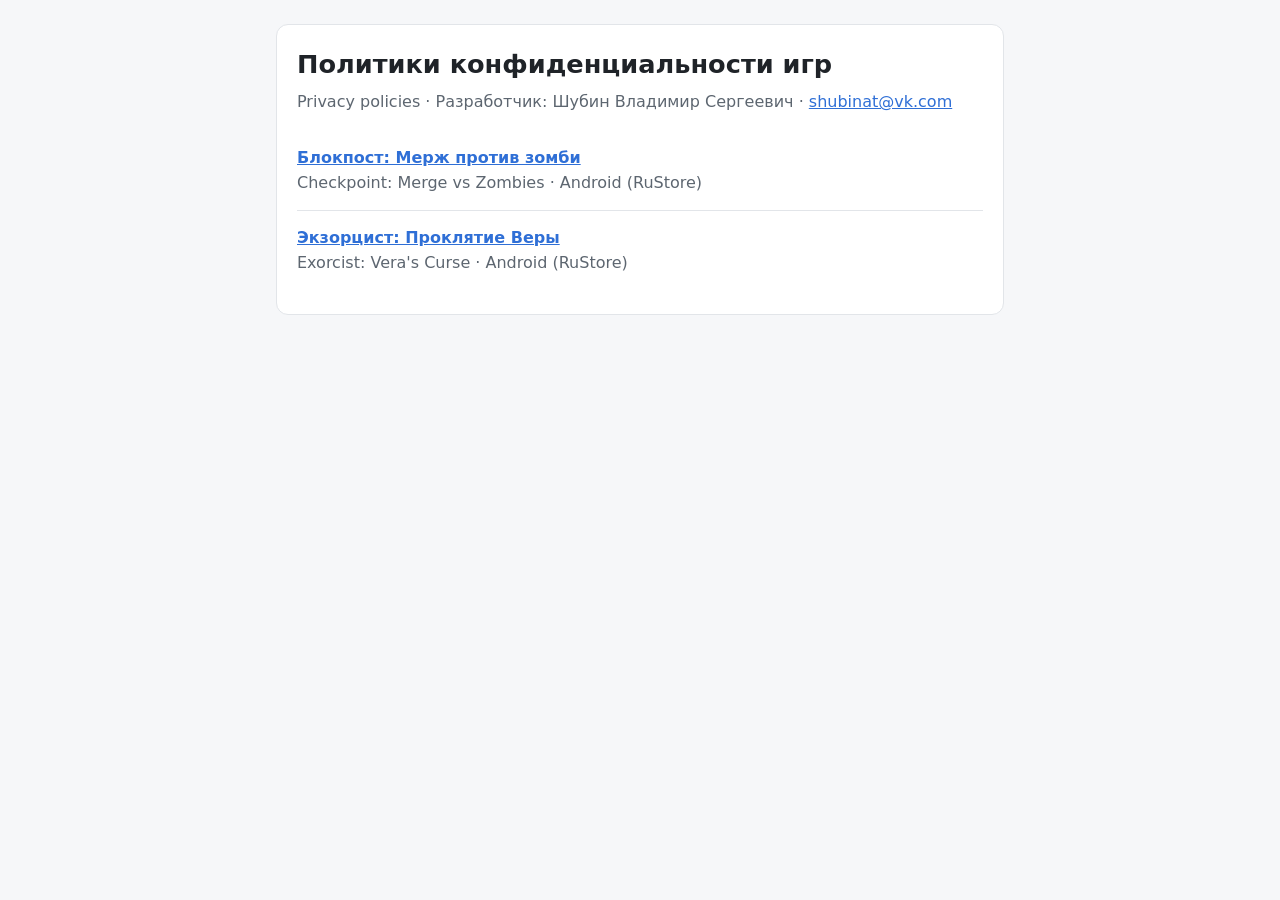
<file: index.html>
<!doctype html>
<html lang="ru">
<head>
  <meta charset="utf-8">
  <meta name="viewport" content="width=device-width, initial-scale=1">
  <title>Политики конфиденциальности игр</title>
  <meta name="description" content="Политики конфиденциальности игр Шубина Владимира Сергеевича / Privacy policies of games by Vladimir Shubin">
  <link rel="stylesheet" href="assets/style.css">
</head>
<body>
<main>
  <section class="card">
    <h1>Политики конфиденциальности игр</h1>
    <p class="meta">Privacy policies · Разработчик: Шубин Владимир Сергеевич · <a href="mailto:shubinat@vk.com">shubinat@vk.com</a></p>
    <!-- Новая игра: папка со своим index.html (образец — checkpoint-merge-vs-zombies/) и строка в этом списке -->
    <ul class="games">
      <li>
        <a class="title" href="checkpoint-merge-vs-zombies/">Блокпост: Мерж против зомби</a><br>
        <span class="meta">Checkpoint: Merge vs Zombies · Android (RuStore)</span>
      </li>
      <li>
        <a class="title" href="exorcist-vera/">Экзорцист: Проклятие Веры</a><br>
        <span class="meta">Exorcist: Vera's Curse · Android (RuStore)</span>
      </li>
    </ul>
  </section>
</main>
</body>
</html>
</file>
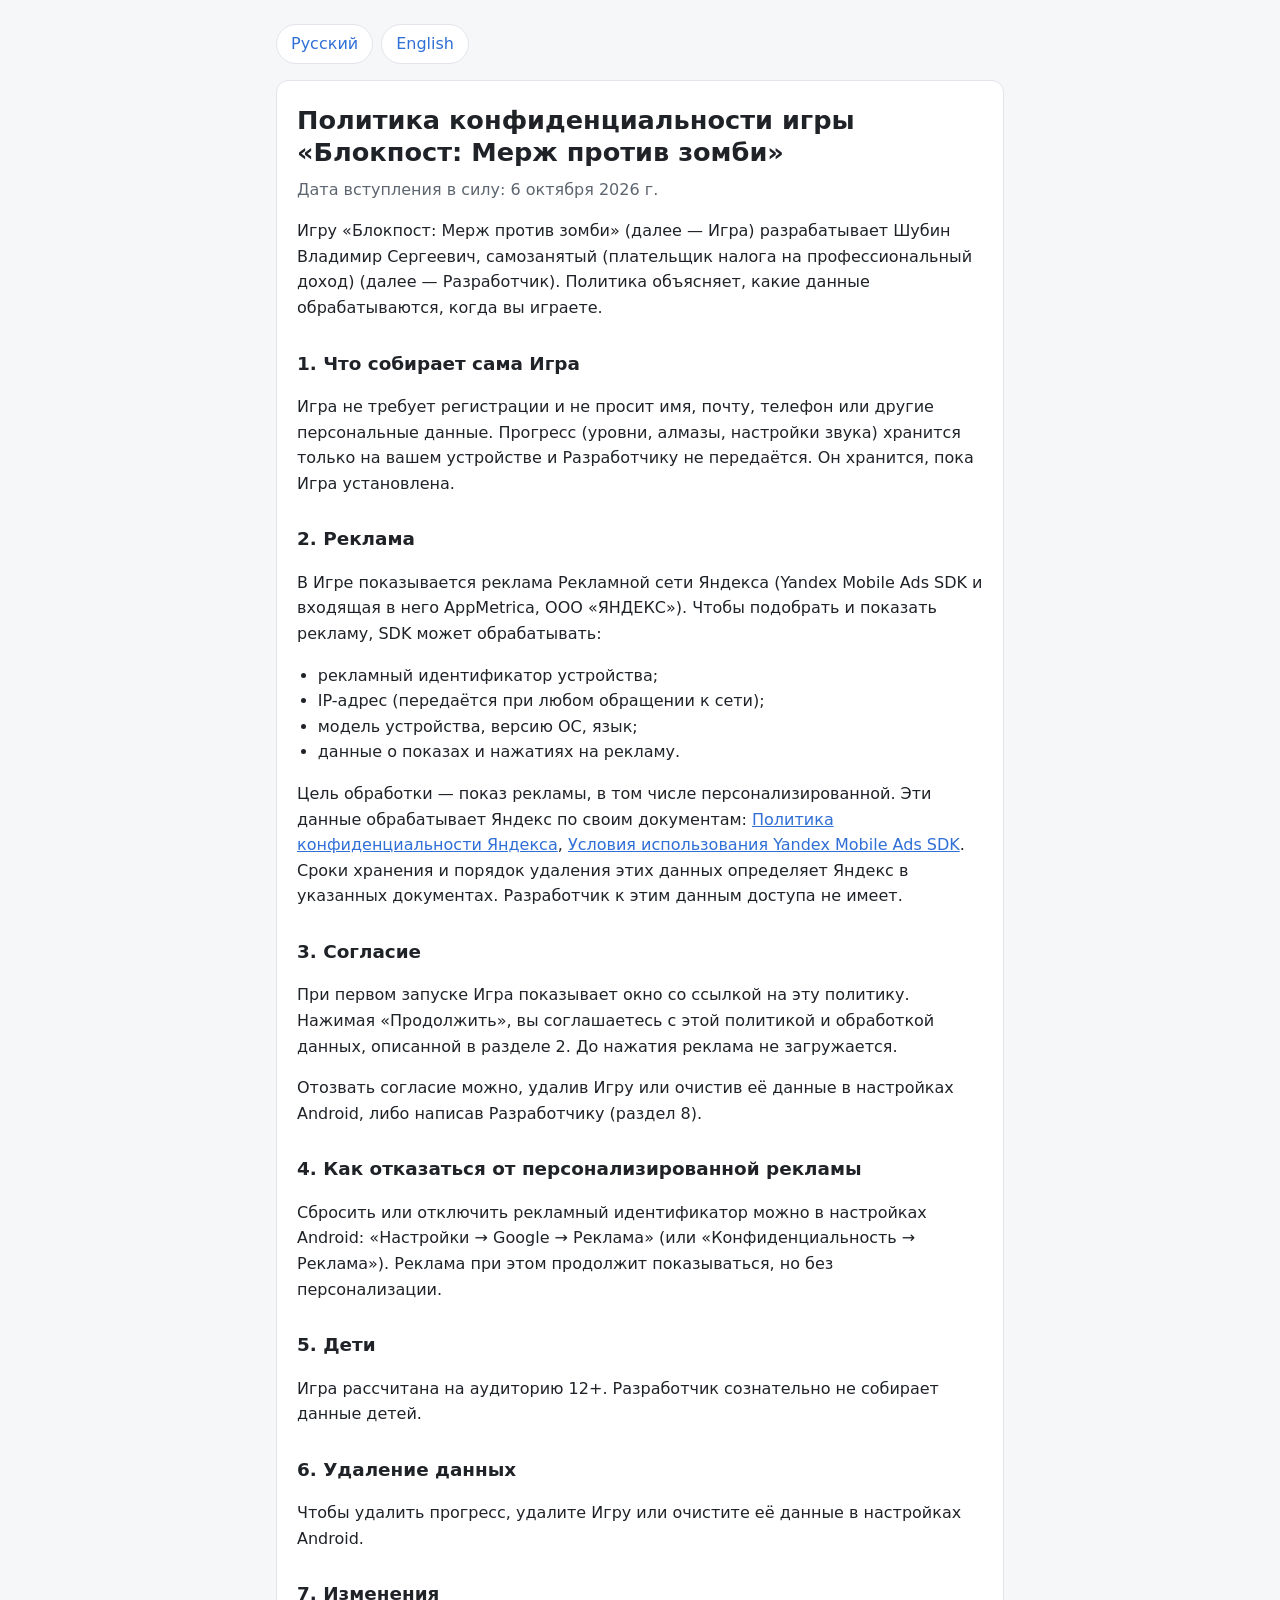
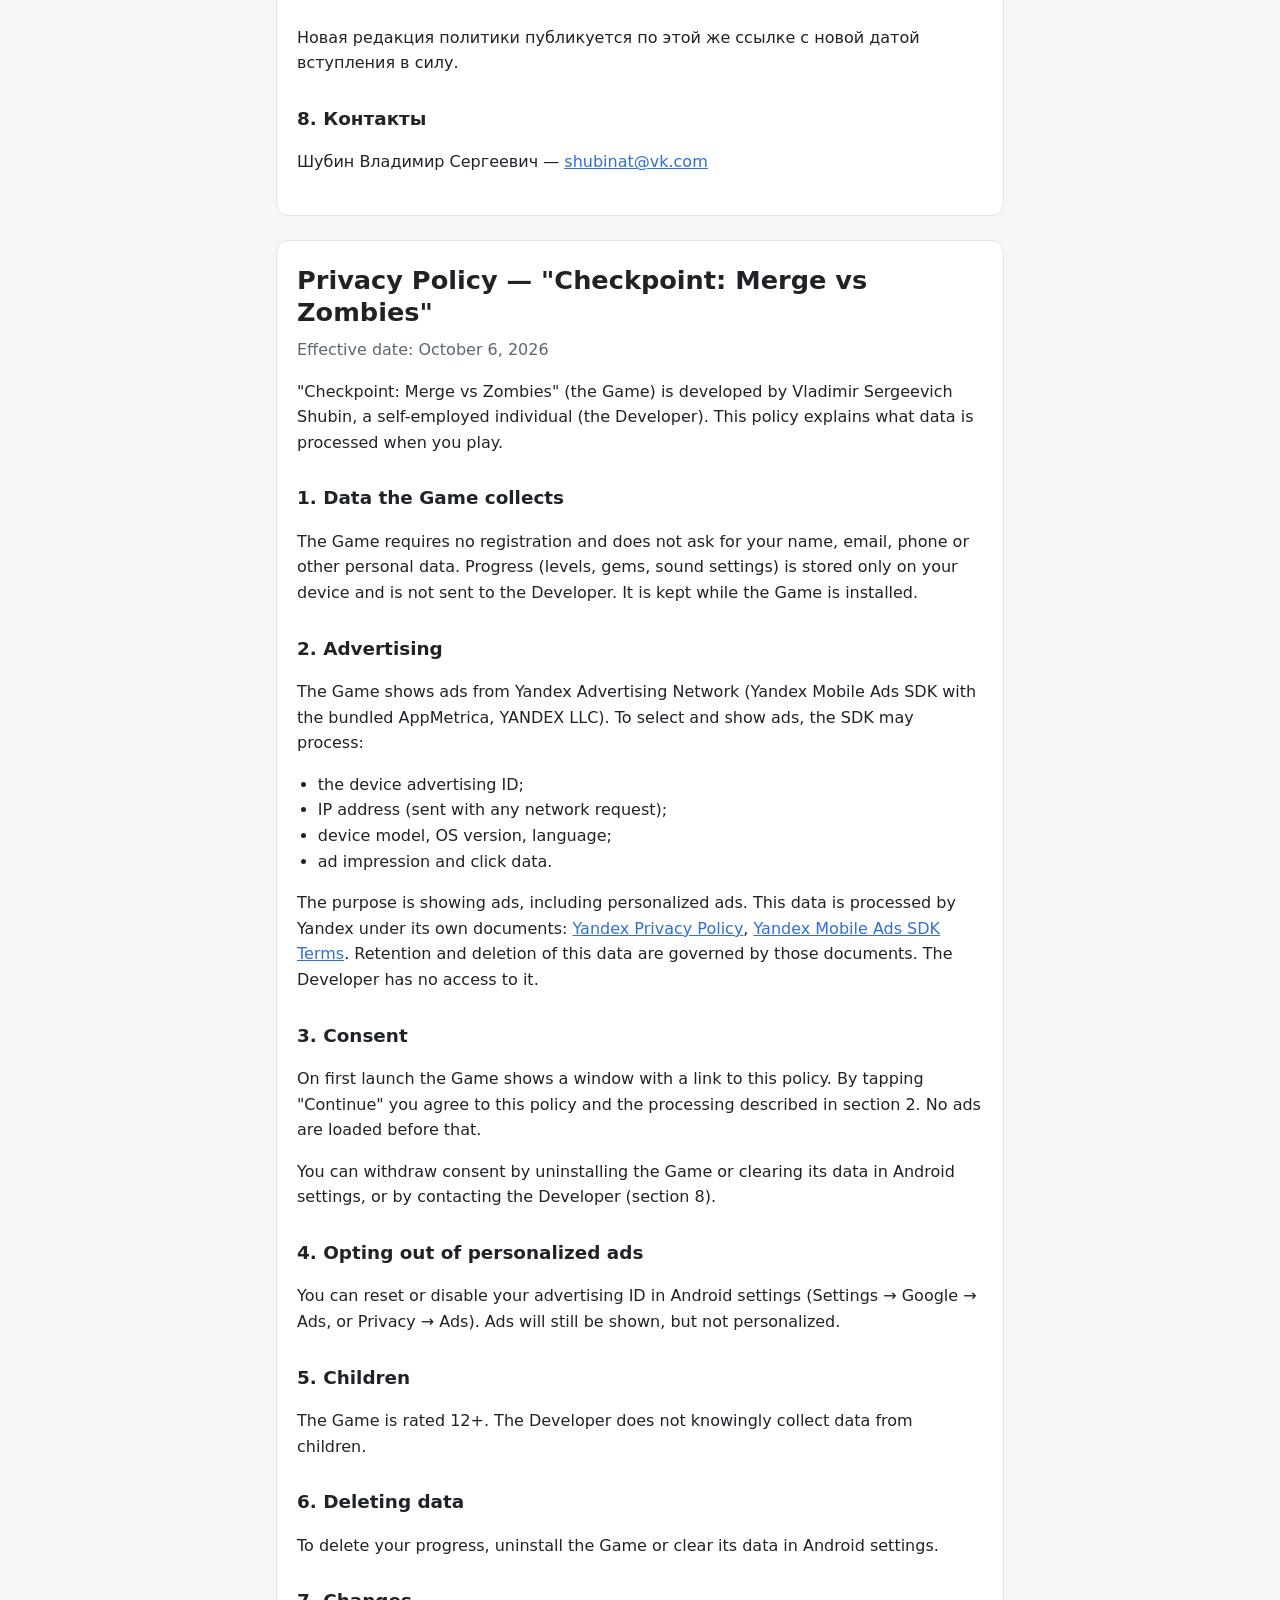
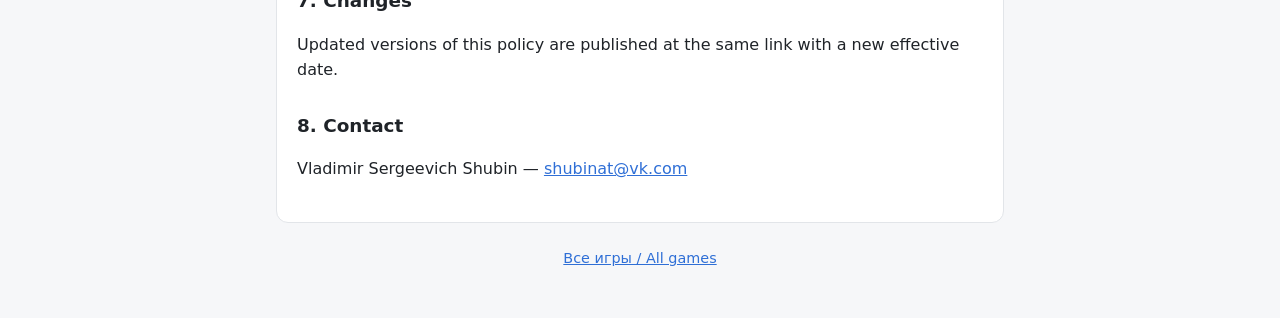
<file: checkpoint-merge-vs-zombies/index.html>
<!doctype html>
<html lang="ru">
<head>
  <meta charset="utf-8">
  <meta name="viewport" content="width=device-width, initial-scale=1">
  <title>Политика конфиденциальности — Блокпост: Мерж против зомби</title>
  <meta name="description" content="Политика конфиденциальности игры «Блокпост: Мерж против зомби» / Privacy Policy of Checkpoint: Merge vs Zombies">
  <link rel="stylesheet" href="../assets/style.css">
</head>
<body>
<main>
  <nav class="lang"><a href="#ru">Русский</a><a href="#en" hreflang="en">English</a></nav>

  <article class="card" id="ru">
    <h1>Политика конфиденциальности игры «Блокпост: Мерж против зомби»</h1>
    <p class="meta">Дата вступления в силу: 6 октября 2026 г.</p>

    <p>Игру «Блокпост: Мерж против зомби» (далее — Игра) разрабатывает Шубин Владимир Сергеевич, самозанятый (плательщик налога на профессиональный доход) (далее — Разработчик). Политика объясняет, какие данные обрабатываются, когда вы играете.</p>

    <h2>1. Что собирает сама Игра</h2>
    <p>Игра не требует регистрации и не просит имя, почту, телефон или другие персональные данные. Прогресс (уровни, алмазы, настройки звука) хранится только на вашем устройстве и Разработчику не передаётся. Он хранится, пока Игра установлена.</p>

    <h2>2. Реклама</h2>
    <p>В Игре показывается реклама Рекламной сети Яндекса (Yandex Mobile Ads SDK и входящая в него AppMetrica, ООО «ЯНДЕКС»). Чтобы подобрать и показать рекламу, SDK может обрабатывать:</p>
    <ul>
      <li>рекламный идентификатор устройства;</li>
      <li>IP-адрес (передаётся при любом обращении к сети);</li>
      <li>модель устройства, версию ОС, язык;</li>
      <li>данные о показах и нажатиях на рекламу.</li>
    </ul>
    <p>Цель обработки — показ рекламы, в том числе персонализированной. Эти данные обрабатывает Яндекс по своим документам: <a href="https://yandex.ru/legal/confidential/">Политика конфиденциальности Яндекса</a>, <a href="https://yandex.ru/legal/mobileads_sdk_agreement/">Условия использования Yandex Mobile Ads SDK</a>. Сроки хранения и порядок удаления этих данных определяет Яндекс в указанных документах. Разработчик к этим данным доступа не имеет.</p>

    <h2>3. Согласие</h2>
    <p>При первом запуске Игра показывает окно со ссылкой на эту политику. Нажимая «Продолжить», вы соглашаетесь с этой политикой и обработкой данных, описанной в разделе 2. До нажатия реклама не загружается.</p>
    <p>Отозвать согласие можно, удалив Игру или очистив её данные в настройках Android, либо написав Разработчику (раздел 8).</p>

    <h2>4. Как отказаться от персонализированной рекламы</h2>
    <p>Сбросить или отключить рекламный идентификатор можно в настройках Android: «Настройки → Google → Реклама» (или «Конфиденциальность → Реклама»). Реклама при этом продолжит показываться, но без персонализации.</p>

    <h2>5. Дети</h2>
    <p>Игра рассчитана на аудиторию 12+. Разработчик сознательно не собирает данные детей.</p>

    <h2>6. Удаление данных</h2>
    <p>Чтобы удалить прогресс, удалите Игру или очистите её данные в настройках Android.</p>

    <h2>7. Изменения</h2>
    <p>Новая редакция политики публикуется по этой же ссылке с новой датой вступления в силу.</p>

    <h2>8. Контакты</h2>
    <p>Шубин Владимир Сергеевич — <a href="mailto:shubinat@vk.com">shubinat@vk.com</a></p>
  </article>

  <article class="card" id="en" lang="en">
    <h1>Privacy Policy — "Checkpoint: Merge vs Zombies"</h1>
    <p class="meta">Effective date: October 6, 2026</p>

    <p>"Checkpoint: Merge vs Zombies" (the Game) is developed by Vladimir Sergeevich Shubin, a self-employed individual (the Developer). This policy explains what data is processed when you play.</p>

    <h2>1. Data the Game collects</h2>
    <p>The Game requires no registration and does not ask for your name, email, phone or other personal data. Progress (levels, gems, sound settings) is stored only on your device and is not sent to the Developer. It is kept while the Game is installed.</p>

    <h2>2. Advertising</h2>
    <p>The Game shows ads from Yandex Advertising Network (Yandex Mobile Ads SDK with the bundled AppMetrica, YANDEX LLC). To select and show ads, the SDK may process:</p>
    <ul>
      <li>the device advertising ID;</li>
      <li>IP address (sent with any network request);</li>
      <li>device model, OS version, language;</li>
      <li>ad impression and click data.</li>
    </ul>
    <p>The purpose is showing ads, including personalized ads. This data is processed by Yandex under its own documents: <a href="https://yandex.com/legal/confidential/">Yandex Privacy Policy</a>, <a href="https://yandex.ru/legal/mobileads_sdk_agreement/">Yandex Mobile Ads SDK Terms</a>. Retention and deletion of this data are governed by those documents. The Developer has no access to it.</p>

    <h2>3. Consent</h2>
    <p>On first launch the Game shows a window with a link to this policy. By tapping "Continue" you agree to this policy and the processing described in section 2. No ads are loaded before that.</p>
    <p>You can withdraw consent by uninstalling the Game or clearing its data in Android settings, or by contacting the Developer (section 8).</p>

    <h2>4. Opting out of personalized ads</h2>
    <p>You can reset or disable your advertising ID in Android settings (Settings → Google → Ads, or Privacy → Ads). Ads will still be shown, but not personalized.</p>

    <h2>5. Children</h2>
    <p>The Game is rated 12+. The Developer does not knowingly collect data from children.</p>

    <h2>6. Deleting data</h2>
    <p>To delete your progress, uninstall the Game or clear its data in Android settings.</p>

    <h2>7. Changes</h2>
    <p>Updated versions of this policy are published at the same link with a new effective date.</p>

    <h2>8. Contact</h2>
    <p>Vladimir Sergeevich Shubin — <a href="mailto:shubinat@vk.com">shubinat@vk.com</a></p>
  </article>

  <footer><a href="../">Все игры / All games</a></footer>
</main>
</body>
</html>
</file>
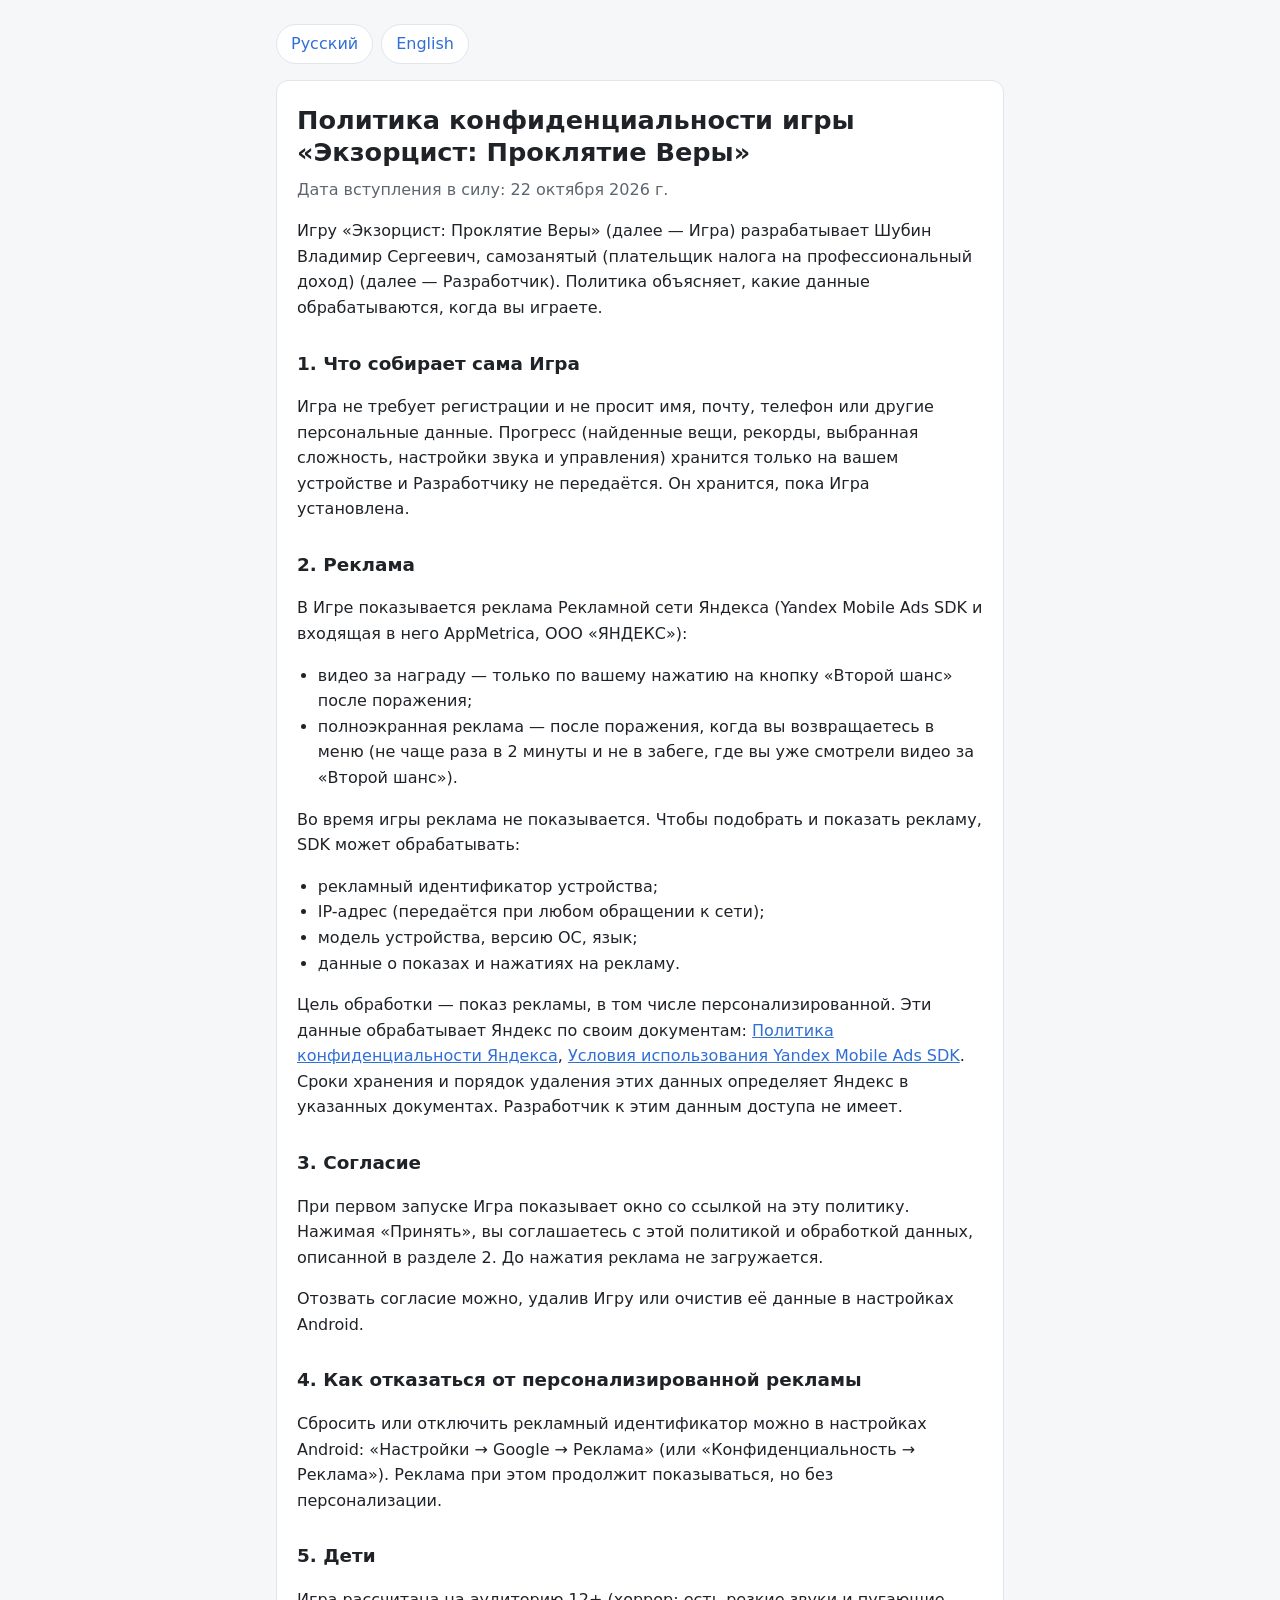
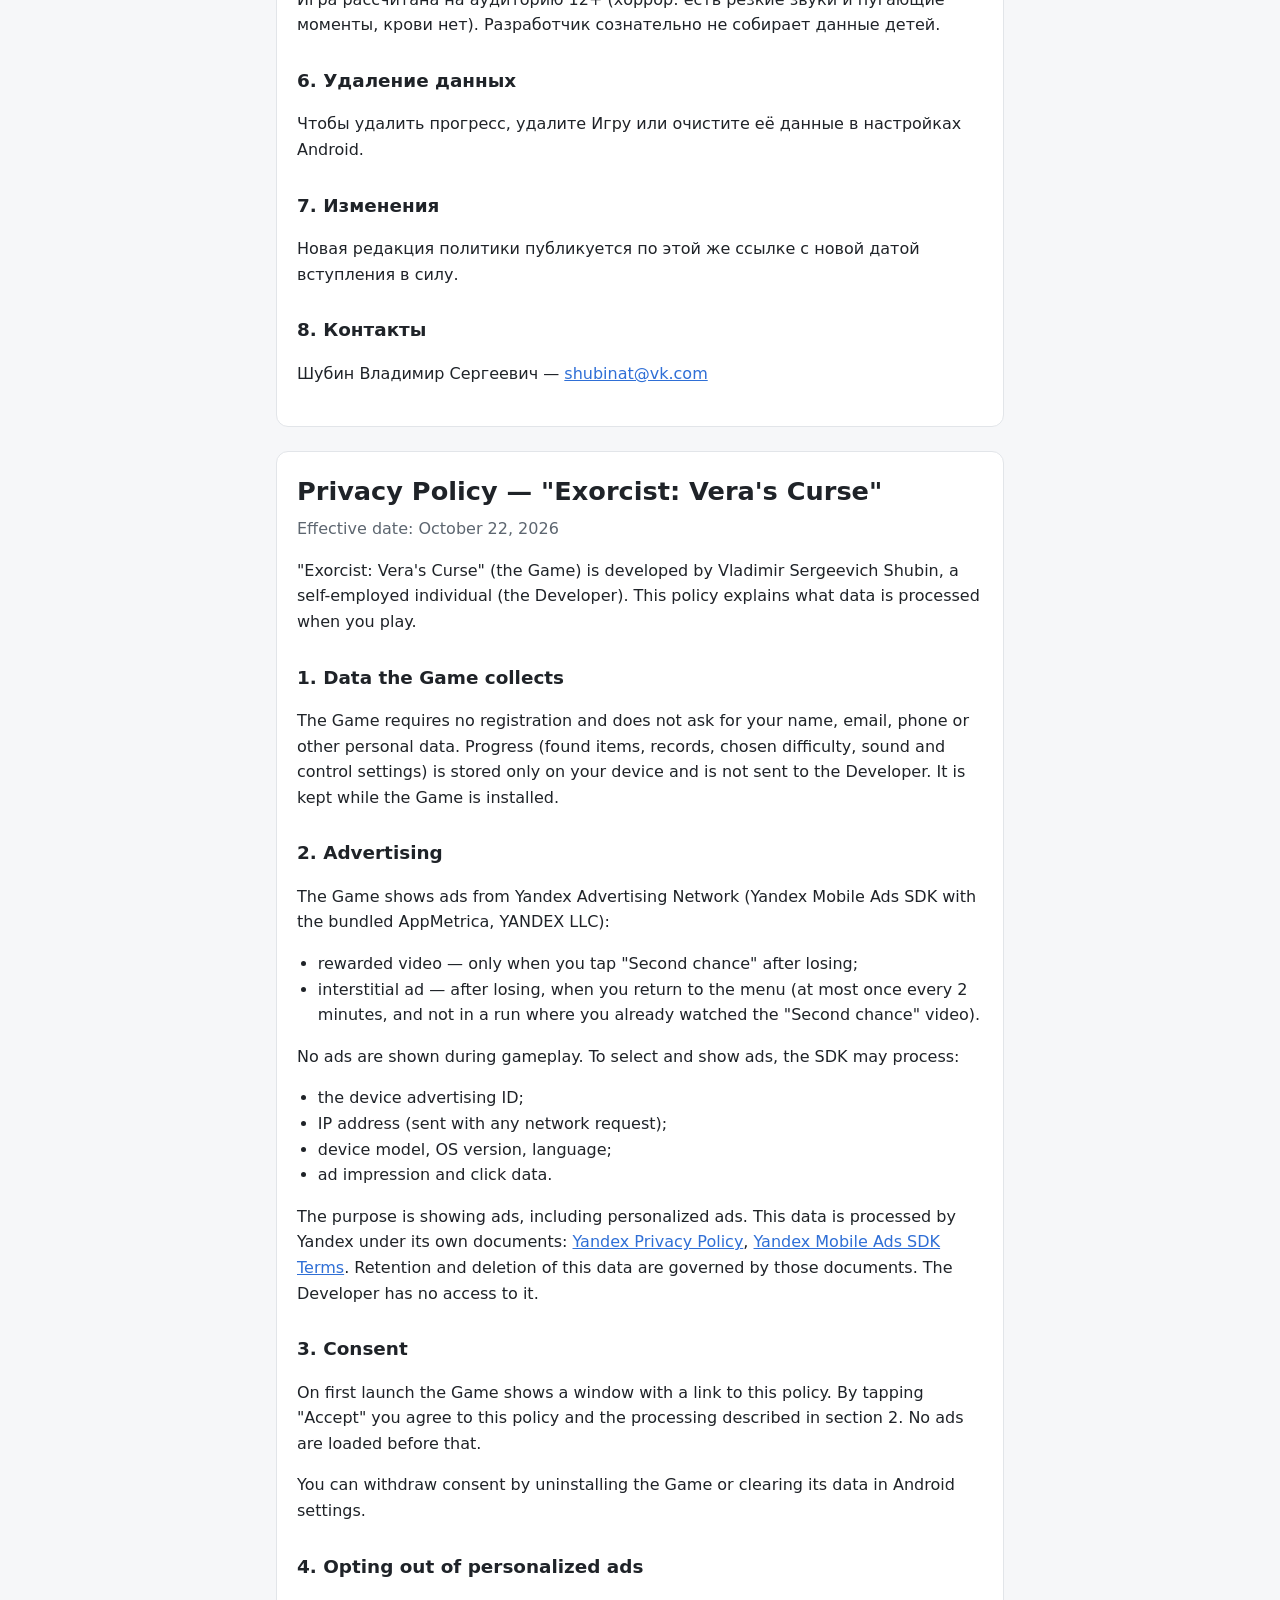
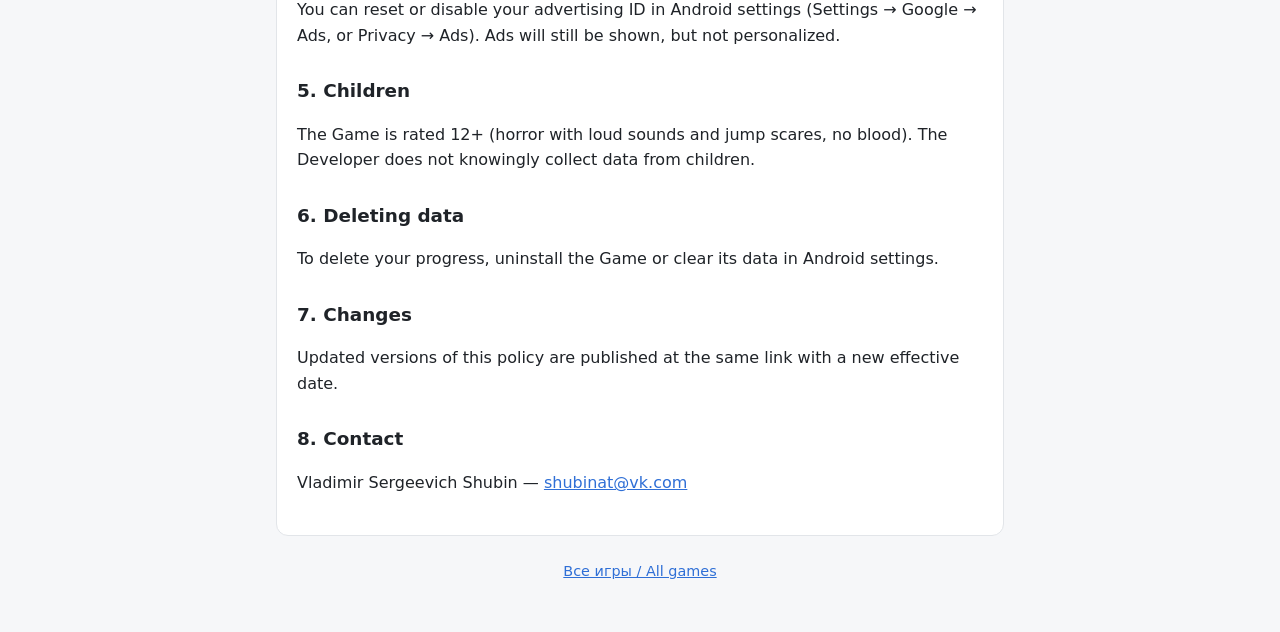
<file: exorcist-vera/index.html>
<!doctype html>
<html lang="ru">
<head>
  <meta charset="utf-8">
  <meta name="viewport" content="width=device-width, initial-scale=1">
  <title>Политика конфиденциальности — Экзорцист: Проклятие Веры</title>
  <meta name="description" content="Политика конфиденциальности игры «Экзорцист: Проклятие Веры» / Privacy Policy of Exorcist: Vera's Curse">
  <link rel="stylesheet" href="../assets/style.css">
</head>
<body>
<main>
  <nav class="lang"><a href="#ru">Русский</a><a href="#en" hreflang="en">English</a></nav>

  <article class="card" id="ru">
    <h1>Политика конфиденциальности игры «Экзорцист: Проклятие Веры»</h1>
    <p class="meta">Дата вступления в силу: 22 октября 2026 г.</p>

    <p>Игру «Экзорцист: Проклятие Веры» (далее — Игра) разрабатывает Шубин Владимир Сергеевич, самозанятый (плательщик налога на профессиональный доход) (далее — Разработчик). Политика объясняет, какие данные обрабатываются, когда вы играете.</p>

    <h2>1. Что собирает сама Игра</h2>
    <p>Игра не требует регистрации и не просит имя, почту, телефон или другие персональные данные. Прогресс (найденные вещи, рекорды, выбранная сложность, настройки звука и управления) хранится только на вашем устройстве и Разработчику не передаётся. Он хранится, пока Игра установлена.</p>

    <h2>2. Реклама</h2>
    <p>В Игре показывается реклама Рекламной сети Яндекса (Yandex Mobile Ads SDK и входящая в него AppMetrica, ООО «ЯНДЕКС»):</p>
    <ul>
      <li>видео за награду — только по вашему нажатию на кнопку «Второй шанс» после поражения;</li>
      <li>полноэкранная реклама — после поражения, когда вы возвращаетесь в меню (не чаще раза в 2 минуты и не в забеге, где вы уже смотрели видео за «Второй шанс»).</li>
    </ul>
    <p>Во время игры реклама не показывается. Чтобы подобрать и показать рекламу, SDK может обрабатывать:</p>
    <ul>
      <li>рекламный идентификатор устройства;</li>
      <li>IP-адрес (передаётся при любом обращении к сети);</li>
      <li>модель устройства, версию ОС, язык;</li>
      <li>данные о показах и нажатиях на рекламу.</li>
    </ul>
    <p>Цель обработки — показ рекламы, в том числе персонализированной. Эти данные обрабатывает Яндекс по своим документам: <a href="https://yandex.ru/legal/confidential/">Политика конфиденциальности Яндекса</a>, <a href="https://yandex.ru/legal/mobileads_sdk_agreement/">Условия использования Yandex Mobile Ads SDK</a>. Сроки хранения и порядок удаления этих данных определяет Яндекс в указанных документах. Разработчик к этим данным доступа не имеет.</p>

    <h2>3. Согласие</h2>
    <p>При первом запуске Игра показывает окно со ссылкой на эту политику. Нажимая «Принять», вы соглашаетесь с этой политикой и обработкой данных, описанной в разделе 2. До нажатия реклама не загружается.</p>
    <p>Отозвать согласие можно, удалив Игру или очистив её данные в настройках Android.</p>

    <h2>4. Как отказаться от персонализированной рекламы</h2>
    <p>Сбросить или отключить рекламный идентификатор можно в настройках Android: «Настройки → Google → Реклама» (или «Конфиденциальность → Реклама»). Реклама при этом продолжит показываться, но без персонализации.</p>

    <h2>5. Дети</h2>
    <p>Игра рассчитана на аудиторию 12+ (хоррор: есть резкие звуки и пугающие моменты, крови нет). Разработчик сознательно не собирает данные детей.</p>

    <h2>6. Удаление данных</h2>
    <p>Чтобы удалить прогресс, удалите Игру или очистите её данные в настройках Android.</p>

    <h2>7. Изменения</h2>
    <p>Новая редакция политики публикуется по этой же ссылке с новой датой вступления в силу.</p>

    <h2>8. Контакты</h2>
    <p>Шубин Владимир Сергеевич — <a href="mailto:shubinat@vk.com">shubinat@vk.com</a></p>
  </article>

  <article class="card" id="en" lang="en">
    <h1>Privacy Policy — "Exorcist: Vera's Curse"</h1>
    <p class="meta">Effective date: October 22, 2026</p>

    <p>"Exorcist: Vera's Curse" (the Game) is developed by Vladimir Sergeevich Shubin, a self-employed individual (the Developer). This policy explains what data is processed when you play.</p>

    <h2>1. Data the Game collects</h2>
    <p>The Game requires no registration and does not ask for your name, email, phone or other personal data. Progress (found items, records, chosen difficulty, sound and control settings) is stored only on your device and is not sent to the Developer. It is kept while the Game is installed.</p>

    <h2>2. Advertising</h2>
    <p>The Game shows ads from Yandex Advertising Network (Yandex Mobile Ads SDK with the bundled AppMetrica, YANDEX LLC):</p>
    <ul>
      <li>rewarded video — only when you tap "Second chance" after losing;</li>
      <li>interstitial ad — after losing, when you return to the menu (at most once every 2 minutes, and not in a run where you already watched the "Second chance" video).</li>
    </ul>
    <p>No ads are shown during gameplay. To select and show ads, the SDK may process:</p>
    <ul>
      <li>the device advertising ID;</li>
      <li>IP address (sent with any network request);</li>
      <li>device model, OS version, language;</li>
      <li>ad impression and click data.</li>
    </ul>
    <p>The purpose is showing ads, including personalized ads. This data is processed by Yandex under its own documents: <a href="https://yandex.com/legal/confidential/">Yandex Privacy Policy</a>, <a href="https://yandex.ru/legal/mobileads_sdk_agreement/">Yandex Mobile Ads SDK Terms</a>. Retention and deletion of this data are governed by those documents. The Developer has no access to it.</p>

    <h2>3. Consent</h2>
    <p>On first launch the Game shows a window with a link to this policy. By tapping "Accept" you agree to this policy and the processing described in section 2. No ads are loaded before that.</p>
    <p>You can withdraw consent by uninstalling the Game or clearing its data in Android settings.</p>

    <h2>4. Opting out of personalized ads</h2>
    <p>You can reset or disable your advertising ID in Android settings (Settings → Google → Ads, or Privacy → Ads). Ads will still be shown, but not personalized.</p>

    <h2>5. Children</h2>
    <p>The Game is rated 12+ (horror with loud sounds and jump scares, no blood). The Developer does not knowingly collect data from children.</p>

    <h2>6. Deleting data</h2>
    <p>To delete your progress, uninstall the Game or clear its data in Android settings.</p>

    <h2>7. Changes</h2>
    <p>Updated versions of this policy are published at the same link with a new effective date.</p>

    <h2>8. Contact</h2>
    <p>Vladimir Sergeevich Shubin — <a href="mailto:shubinat@vk.com">shubinat@vk.com</a></p>
  </article>

  <footer><a href="../">Все игры / All games</a></footer>
</main>
</body>
</html>
</file>
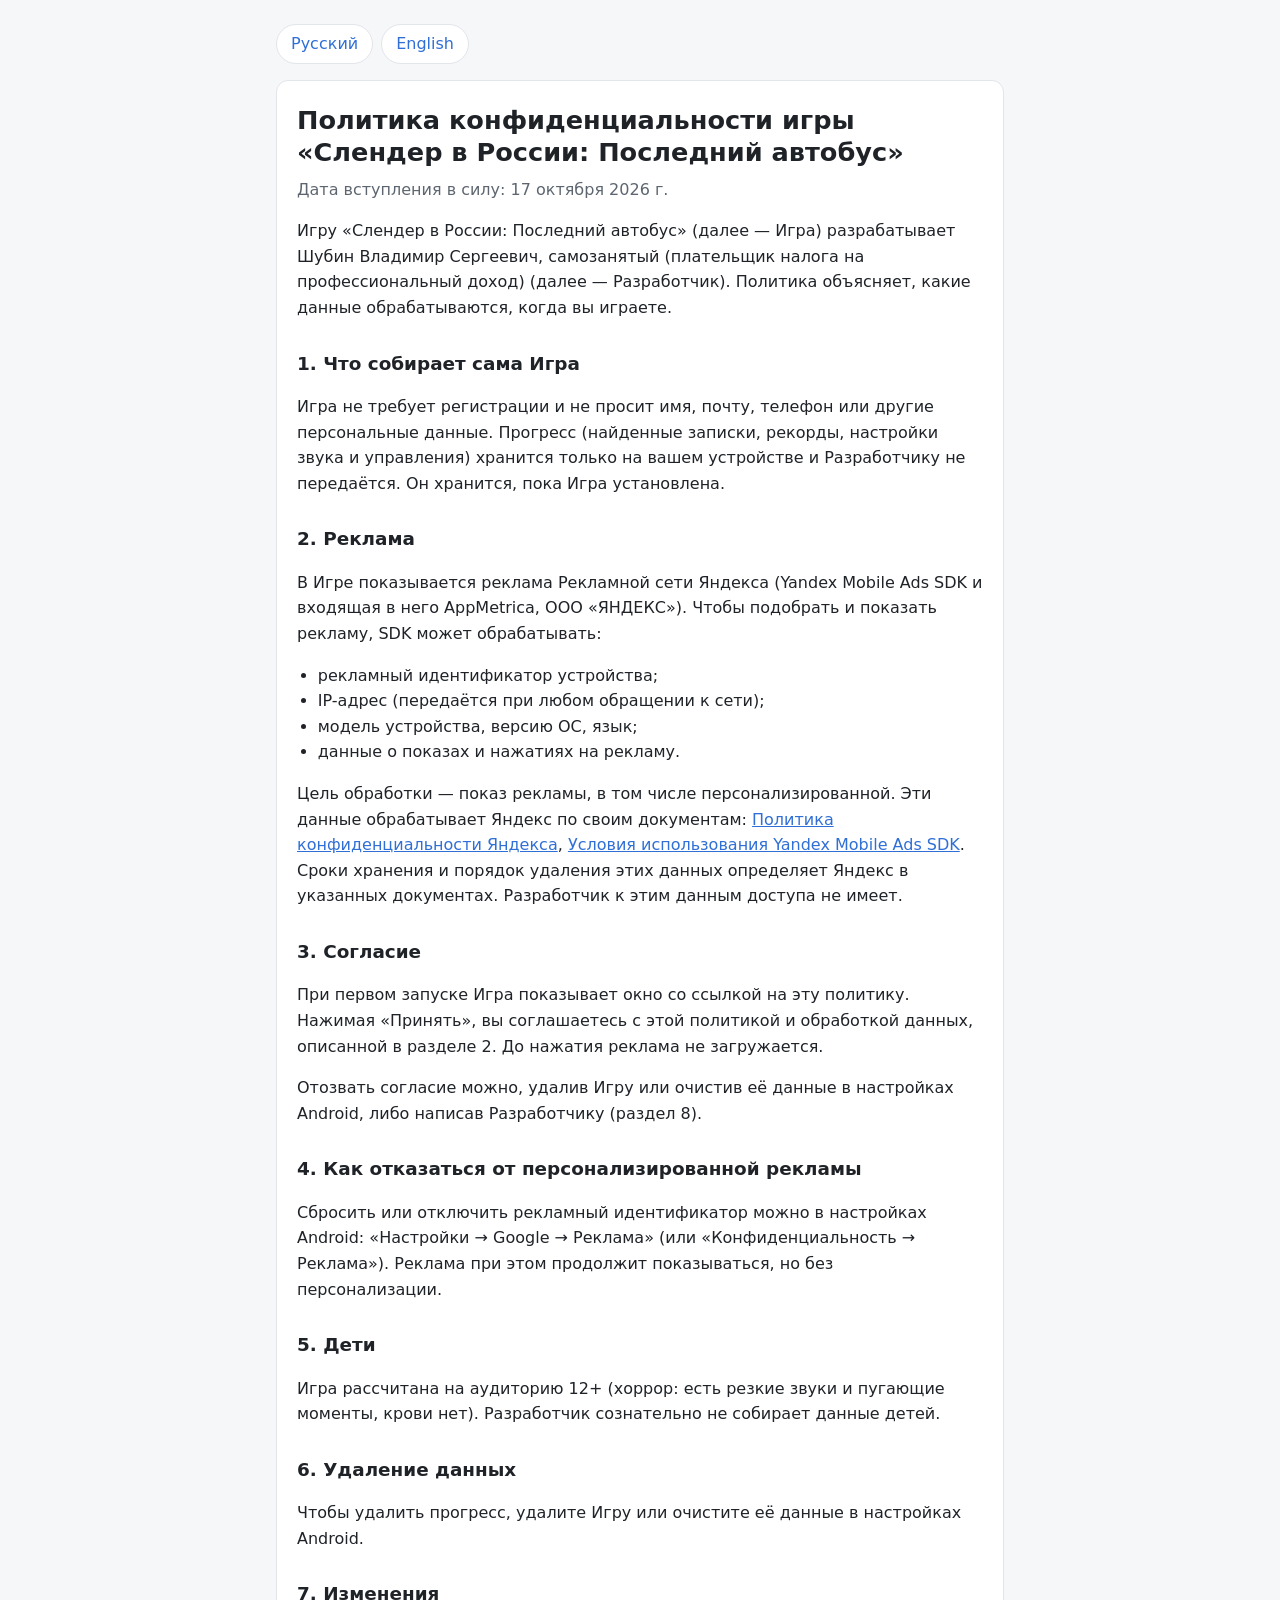
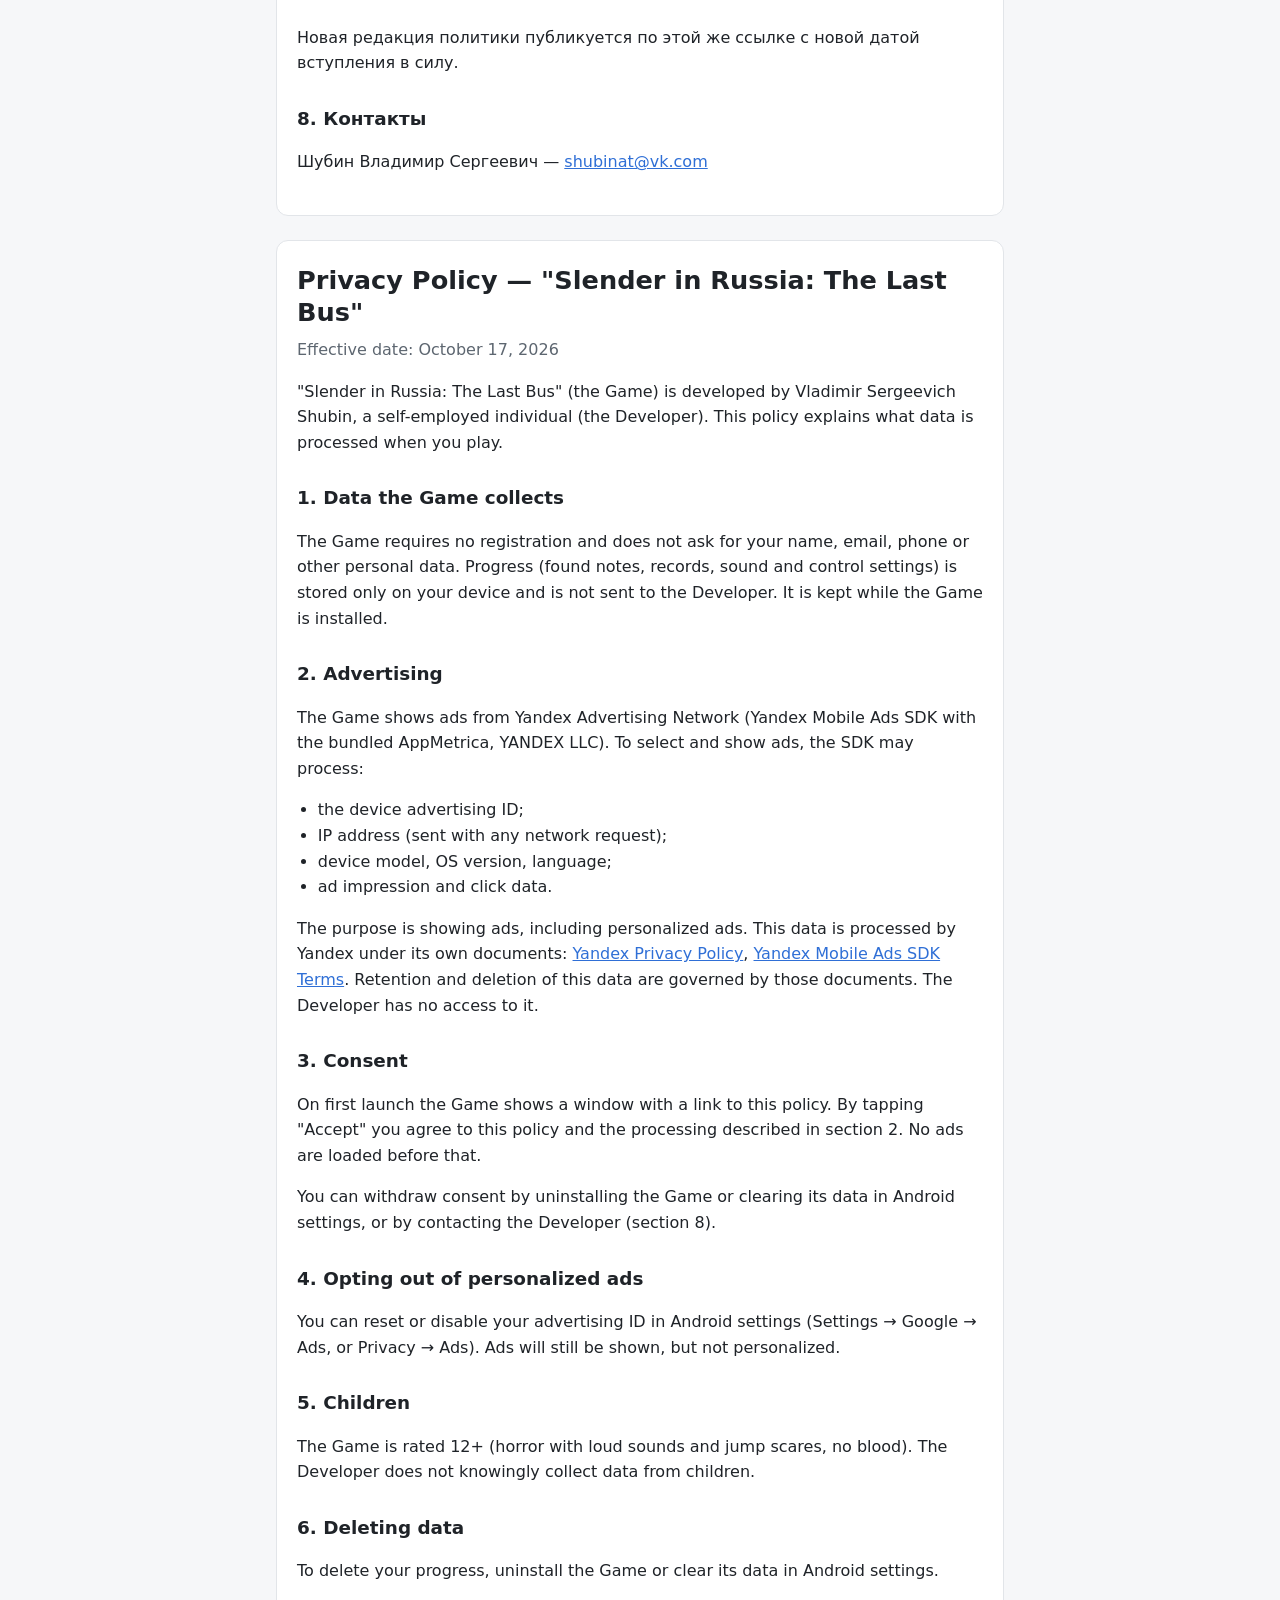
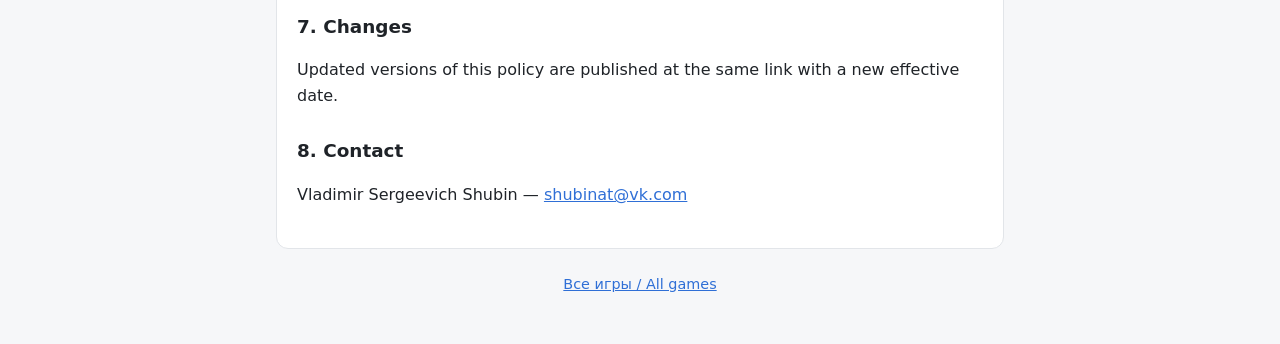
<file: slender-last-bus/index.html>
<!doctype html>
<html lang="ru">
<head>
  <meta charset="utf-8">
  <meta name="viewport" content="width=device-width, initial-scale=1">
  <title>Политика конфиденциальности — Слендер в России: Последний автобус</title>
  <meta name="description" content="Политика конфиденциальности игры «Слендер в России: Последний автобус» / Privacy Policy of Slender in Russia: The Last Bus">
  <link rel="stylesheet" href="../assets/style.css">
</head>
<body>
<main>
  <nav class="lang"><a href="#ru">Русский</a><a href="#en" hreflang="en">English</a></nav>

  <article class="card" id="ru">
    <h1>Политика конфиденциальности игры «Слендер в России: Последний автобус»</h1>
    <p class="meta">Дата вступления в силу: 17 октября 2026 г.</p>

    <p>Игру «Слендер в России: Последний автобус» (далее — Игра) разрабатывает Шубин Владимир Сергеевич, самозанятый (плательщик налога на профессиональный доход) (далее — Разработчик). Политика объясняет, какие данные обрабатываются, когда вы играете.</p>

    <h2>1. Что собирает сама Игра</h2>
    <p>Игра не требует регистрации и не просит имя, почту, телефон или другие персональные данные. Прогресс (найденные записки, рекорды, настройки звука и управления) хранится только на вашем устройстве и Разработчику не передаётся. Он хранится, пока Игра установлена.</p>

    <h2>2. Реклама</h2>
    <p>В Игре показывается реклама Рекламной сети Яндекса (Yandex Mobile Ads SDK и входящая в него AppMetrica, ООО «ЯНДЕКС»). Чтобы подобрать и показать рекламу, SDK может обрабатывать:</p>
    <ul>
      <li>рекламный идентификатор устройства;</li>
      <li>IP-адрес (передаётся при любом обращении к сети);</li>
      <li>модель устройства, версию ОС, язык;</li>
      <li>данные о показах и нажатиях на рекламу.</li>
    </ul>
    <p>Цель обработки — показ рекламы, в том числе персонализированной. Эти данные обрабатывает Яндекс по своим документам: <a href="https://yandex.ru/legal/confidential/">Политика конфиденциальности Яндекса</a>, <a href="https://yandex.ru/legal/mobileads_sdk_agreement/">Условия использования Yandex Mobile Ads SDK</a>. Сроки хранения и порядок удаления этих данных определяет Яндекс в указанных документах. Разработчик к этим данным доступа не имеет.</p>

    <h2>3. Согласие</h2>
    <p>При первом запуске Игра показывает окно со ссылкой на эту политику. Нажимая «Принять», вы соглашаетесь с этой политикой и обработкой данных, описанной в разделе 2. До нажатия реклама не загружается.</p>
    <p>Отозвать согласие можно, удалив Игру или очистив её данные в настройках Android, либо написав Разработчику (раздел 8).</p>

    <h2>4. Как отказаться от персонализированной рекламы</h2>
    <p>Сбросить или отключить рекламный идентификатор можно в настройках Android: «Настройки → Google → Реклама» (или «Конфиденциальность → Реклама»). Реклама при этом продолжит показываться, но без персонализации.</p>

    <h2>5. Дети</h2>
    <p>Игра рассчитана на аудиторию 12+ (хоррор: есть резкие звуки и пугающие моменты, крови нет). Разработчик сознательно не собирает данные детей.</p>

    <h2>6. Удаление данных</h2>
    <p>Чтобы удалить прогресс, удалите Игру или очистите её данные в настройках Android.</p>

    <h2>7. Изменения</h2>
    <p>Новая редакция политики публикуется по этой же ссылке с новой датой вступления в силу.</p>

    <h2>8. Контакты</h2>
    <p>Шубин Владимир Сергеевич — <a href="mailto:shubinat@vk.com">shubinat@vk.com</a></p>
  </article>

  <article class="card" id="en" lang="en">
    <h1>Privacy Policy — "Slender in Russia: The Last Bus"</h1>
    <p class="meta">Effective date: October 17, 2026</p>

    <p>"Slender in Russia: The Last Bus" (the Game) is developed by Vladimir Sergeevich Shubin, a self-employed individual (the Developer). This policy explains what data is processed when you play.</p>

    <h2>1. Data the Game collects</h2>
    <p>The Game requires no registration and does not ask for your name, email, phone or other personal data. Progress (found notes, records, sound and control settings) is stored only on your device and is not sent to the Developer. It is kept while the Game is installed.</p>

    <h2>2. Advertising</h2>
    <p>The Game shows ads from Yandex Advertising Network (Yandex Mobile Ads SDK with the bundled AppMetrica, YANDEX LLC). To select and show ads, the SDK may process:</p>
    <ul>
      <li>the device advertising ID;</li>
      <li>IP address (sent with any network request);</li>
      <li>device model, OS version, language;</li>
      <li>ad impression and click data.</li>
    </ul>
    <p>The purpose is showing ads, including personalized ads. This data is processed by Yandex under its own documents: <a href="https://yandex.com/legal/confidential/">Yandex Privacy Policy</a>, <a href="https://yandex.ru/legal/mobileads_sdk_agreement/">Yandex Mobile Ads SDK Terms</a>. Retention and deletion of this data are governed by those documents. The Developer has no access to it.</p>

    <h2>3. Consent</h2>
    <p>On first launch the Game shows a window with a link to this policy. By tapping "Accept" you agree to this policy and the processing described in section 2. No ads are loaded before that.</p>
    <p>You can withdraw consent by uninstalling the Game or clearing its data in Android settings, or by contacting the Developer (section 8).</p>

    <h2>4. Opting out of personalized ads</h2>
    <p>You can reset or disable your advertising ID in Android settings (Settings → Google → Ads, or Privacy → Ads). Ads will still be shown, but not personalized.</p>

    <h2>5. Children</h2>
    <p>The Game is rated 12+ (horror with loud sounds and jump scares, no blood). The Developer does not knowingly collect data from children.</p>

    <h2>6. Deleting data</h2>
    <p>To delete your progress, uninstall the Game or clear its data in Android settings.</p>

    <h2>7. Changes</h2>
    <p>Updated versions of this policy are published at the same link with a new effective date.</p>

    <h2>8. Contact</h2>
    <p>Vladimir Sergeevich Shubin — <a href="mailto:shubinat@vk.com">shubinat@vk.com</a></p>
  </article>

  <footer><a href="../">Все игры / All games</a></footer>
</main>
</body>
</html>
</file>
<file: assets/style.css>
/* Общий стиль страниц политик: читабельно на телефоне, светлая и тёмная тема */
:root {
  --bg: #f6f7f9;
  --card: #ffffff;
  --text: #1f2328;
  --muted: #5d6670;
  --line: #e2e5e9;
  --accent: #2f6fd6;
}

@media (prefers-color-scheme: dark) {
  :root {
    --bg: #12151a;
    --card: #1a1f26;
    --text: #e6e8eb;
    --muted: #9aa3ad;
    --line: #2a313a;
    --accent: #6ea2ff;
  }
}

* { box-sizing: border-box; }

body {
  margin: 0;
  background: var(--bg);
  color: var(--text);
  font: 16px/1.6 system-ui, -apple-system, "Segoe UI", Roboto, Arial, sans-serif;
}

main {
  max-width: 760px;
  margin: 0 auto;
  padding: 24px 16px 48px;
}

.card {
  background: var(--card);
  border: 1px solid var(--line);
  border-radius: 12px;
  padding: 24px 20px;
  margin-bottom: 24px;
}

h1 { font-size: 1.6rem; line-height: 1.25; margin: 0 0 8px; }
h2 { font-size: 1.15rem; margin: 28px 0 8px; }
p, li { overflow-wrap: anywhere; }
ul { padding-left: 1.3em; }
a { color: var(--accent); }

.meta { color: var(--muted); margin: 0 0 16px; }

.lang {
  display: flex;
  gap: 8px;
  margin-bottom: 16px;
}

.lang a {
  padding: 6px 14px;
  border: 1px solid var(--line);
  border-radius: 999px;
  text-decoration: none;
  background: var(--card);
}

.games { list-style: none; padding: 0; margin: 0; }
.games li { padding: 14px 0; border-top: 1px solid var(--line); }
.games li:first-child { border-top: 0; }
.games .title { font-weight: 600; }

footer { color: var(--muted); font-size: 0.9rem; text-align: center; }
</file>
